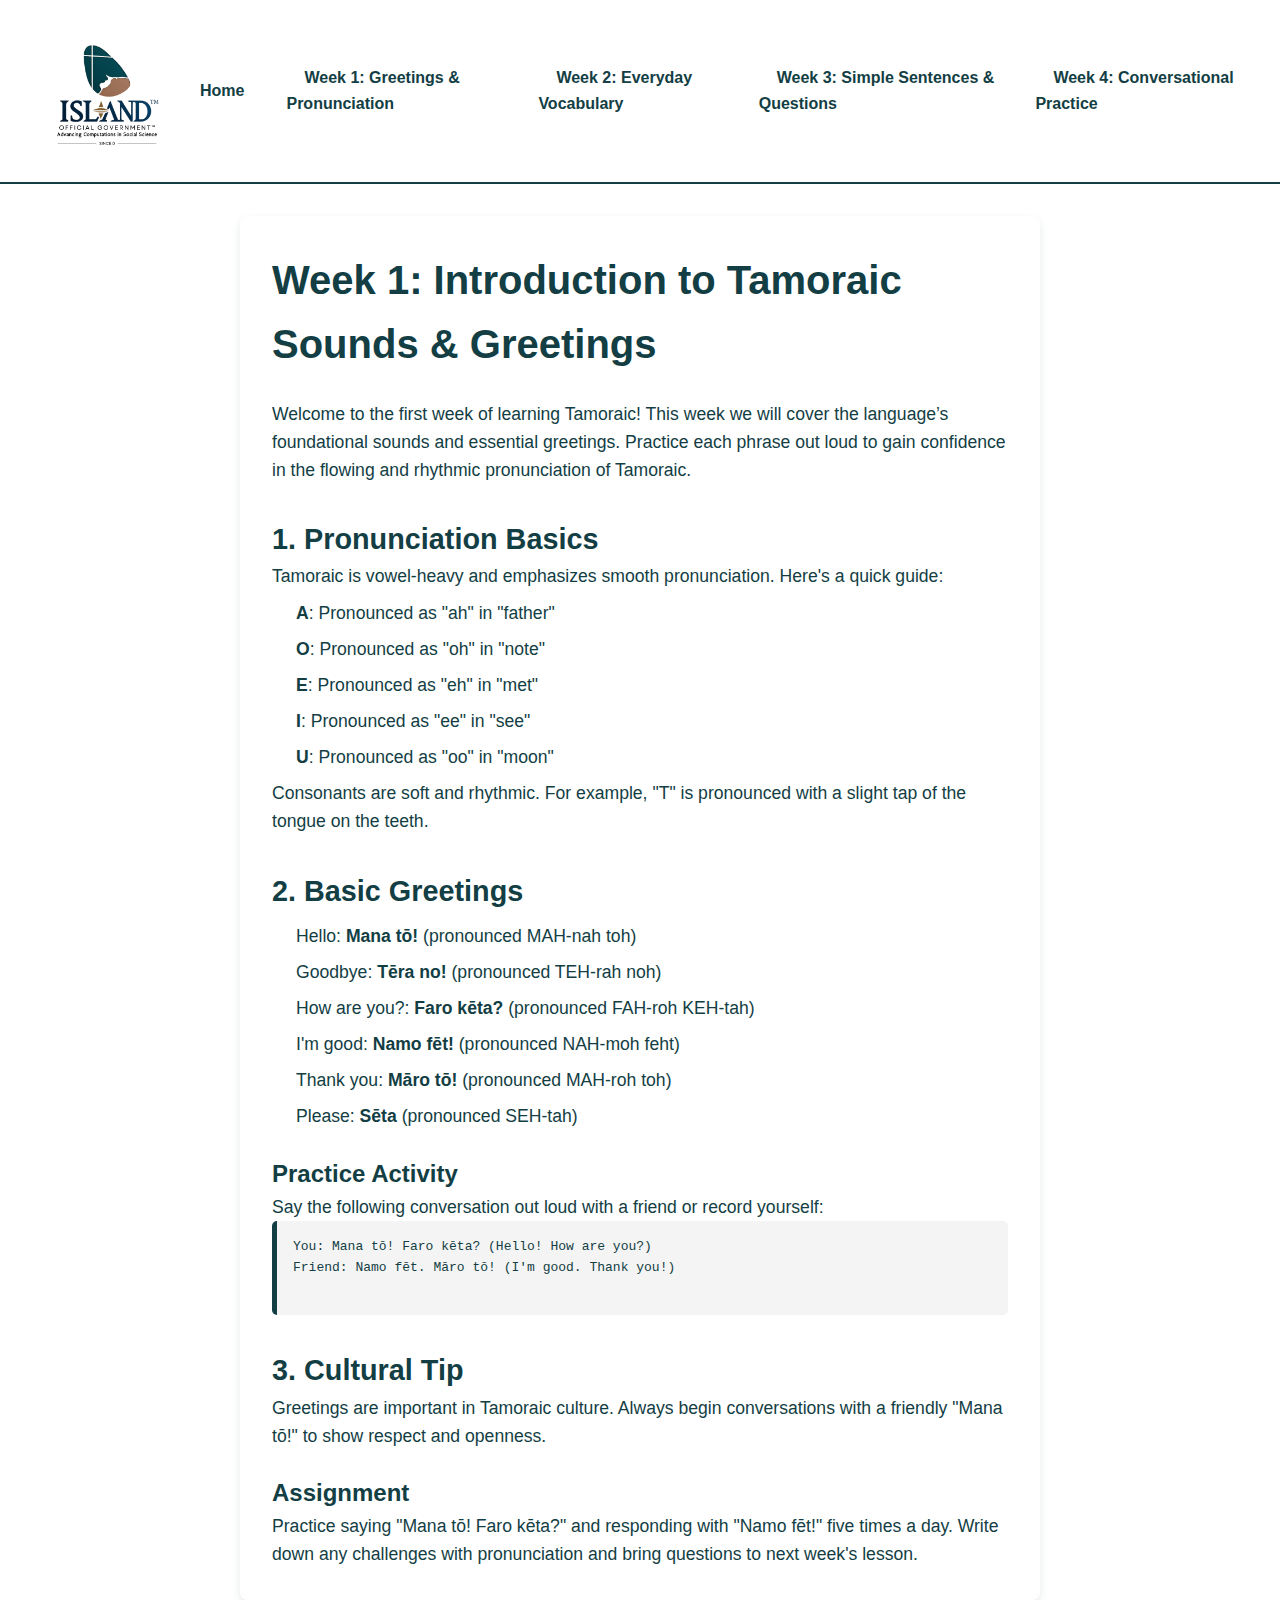
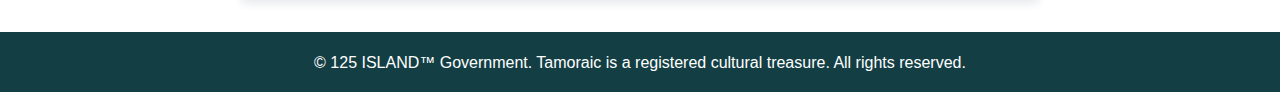
<file: courseweek1.html>
<!DOCTYPE html>
<html lang="en">
<head>
  <meta charset="UTF-8">
  <meta name="viewport" content="width=device-width, initial-scale=1.0">
  <title>Learn Tamoraic - Week 1: Sounds & Greetings</title>
  <link rel="stylesheet" href="styles.css">
  <style>
    /* Additional styling for Week 1 page */
    #course-content {
      max-width: 800px;
      margin: 2rem auto;
      padding: 2rem;
      background-color: var(--white);
      box-shadow: 0 4px 8px rgba(19, 62, 68, 0.1);
      border-radius: 8px;
    }

    #course-content h1 {
      font-size: 2.5rem;
      color: var(--blue);
      margin-bottom: 1.5rem;
    }

    #course-content h2 {
      font-size: 1.8rem;
      color: var(--blue);
      margin-top: 2rem;
    }

    #course-content h3 {
      font-size: 1.5rem;
      color: var(--blue);
      margin-top: 1.5rem;
    }

    #course-content p {
      font-size: 1.1rem;
      line-height: 1.6;
      color: var(--dark-gray);
    }

    #course-content ul {
      list-style-type: none;
      padding-left: 1.5rem;
    }

    #course-content ul li {
      font-size: 1.1rem;
      margin: 0.5rem 0;
    }

    pre {
      background-color: #f4f4f4;
      padding: 1rem;
      border-radius: 5px;
      border-left: 5px solid var(--blue);
      white-space: pre-wrap;
      word-wrap: break-word;
    }

    footer {
      text-align: center;
      padding: 1rem 0;
      background-color: var(--blue);
      color: var(--white);
    }
  </style>
</head>
<body>
  <header>
    <div class="header-container">
      <img src="logo_full.png" alt="ISLAND™ Logo" class="logo-full">
      <nav class="main-nav">
        <ul>
          <li><a href="index.html">Home</a></li>
          <li><a href="courseweek1.html" class="active">Week 1: Greetings & Pronunciation</a></li>
          <li><a href="courseweek2.html">Week 2: Everyday Vocabulary</a></li>
          <li><a href="courseweek3.html">Week 3: Simple Sentences & Questions</a></li>
          <li><a href="courseweek4.html">Week 4: Conversational Practice</a></li>
        </ul>
      </nav>
    </div>
  </header>

  <main>
    <section id="course-content">
      <h1>Week 1: Introduction to Tamoraic Sounds & Greetings</h1>
      <p>Welcome to the first week of learning Tamoraic! This week we will cover the language’s foundational sounds and essential greetings. Practice each phrase out loud to gain confidence in the flowing and rhythmic pronunciation of Tamoraic.</p>

      <h2>1. Pronunciation Basics</h2>
      <p>Tamoraic is vowel-heavy and emphasizes smooth pronunciation. Here's a quick guide:</p>
      <ul>
        <li><strong>A</strong>: Pronounced as "ah" in "father"</li>
        <li><strong>O</strong>: Pronounced as "oh" in "note"</li>
        <li><strong>E</strong>: Pronounced as "eh" in "met"</li>
        <li><strong>I</strong>: Pronounced as "ee" in "see"</li>
        <li><strong>U</strong>: Pronounced as "oo" in "moon"</li>
      </ul>
      <p>Consonants are soft and rhythmic. For example, "T" is pronounced with a slight tap of the tongue on the teeth.</p>

      <h2>2. Basic Greetings</h2>
      <ul>
        <li>Hello: <strong>Mana tō!</strong> (pronounced MAH-nah toh)</li>
        <li>Goodbye: <strong>Tēra no!</strong> (pronounced TEH-rah noh)</li>
        <li>How are you?: <strong>Faro kēta?</strong> (pronounced FAH-roh KEH-tah)</li>
        <li>I'm good: <strong>Namo fēt!</strong> (pronounced NAH-moh feht)</li>
        <li>Thank you: <strong>Māro tō!</strong> (pronounced MAH-roh toh)</li>
        <li>Please: <strong>Sēta</strong> (pronounced SEH-tah)</li>
      </ul>

      <h3>Practice Activity</h3>
      <p>Say the following conversation out loud with a friend or record yourself:</p>
      <pre>
You: Mana tō! Faro kēta? (Hello! How are you?)
Friend: Namo fēt. Māro tō! (I'm good. Thank you!)
      </pre>

      <h2>3. Cultural Tip</h2>
      <p>Greetings are important in Tamoraic culture. Always begin conversations with a friendly "Mana tō!" to show respect and openness.</p>

      <h3>Assignment</h3>
      <p>Practice saying "Mana tō! Faro kēta?" and responding with "Namo fēt!" five times a day. Write down any challenges with pronunciation and bring questions to next week's lesson.</p>
    </section>
  </main>

  <footer>
    <p>&copy; 125 ISLAND™ Government. Tamoraic is a registered cultural treasure. All rights reserved.</p>
  </footer>
</body>
</html>
</file>
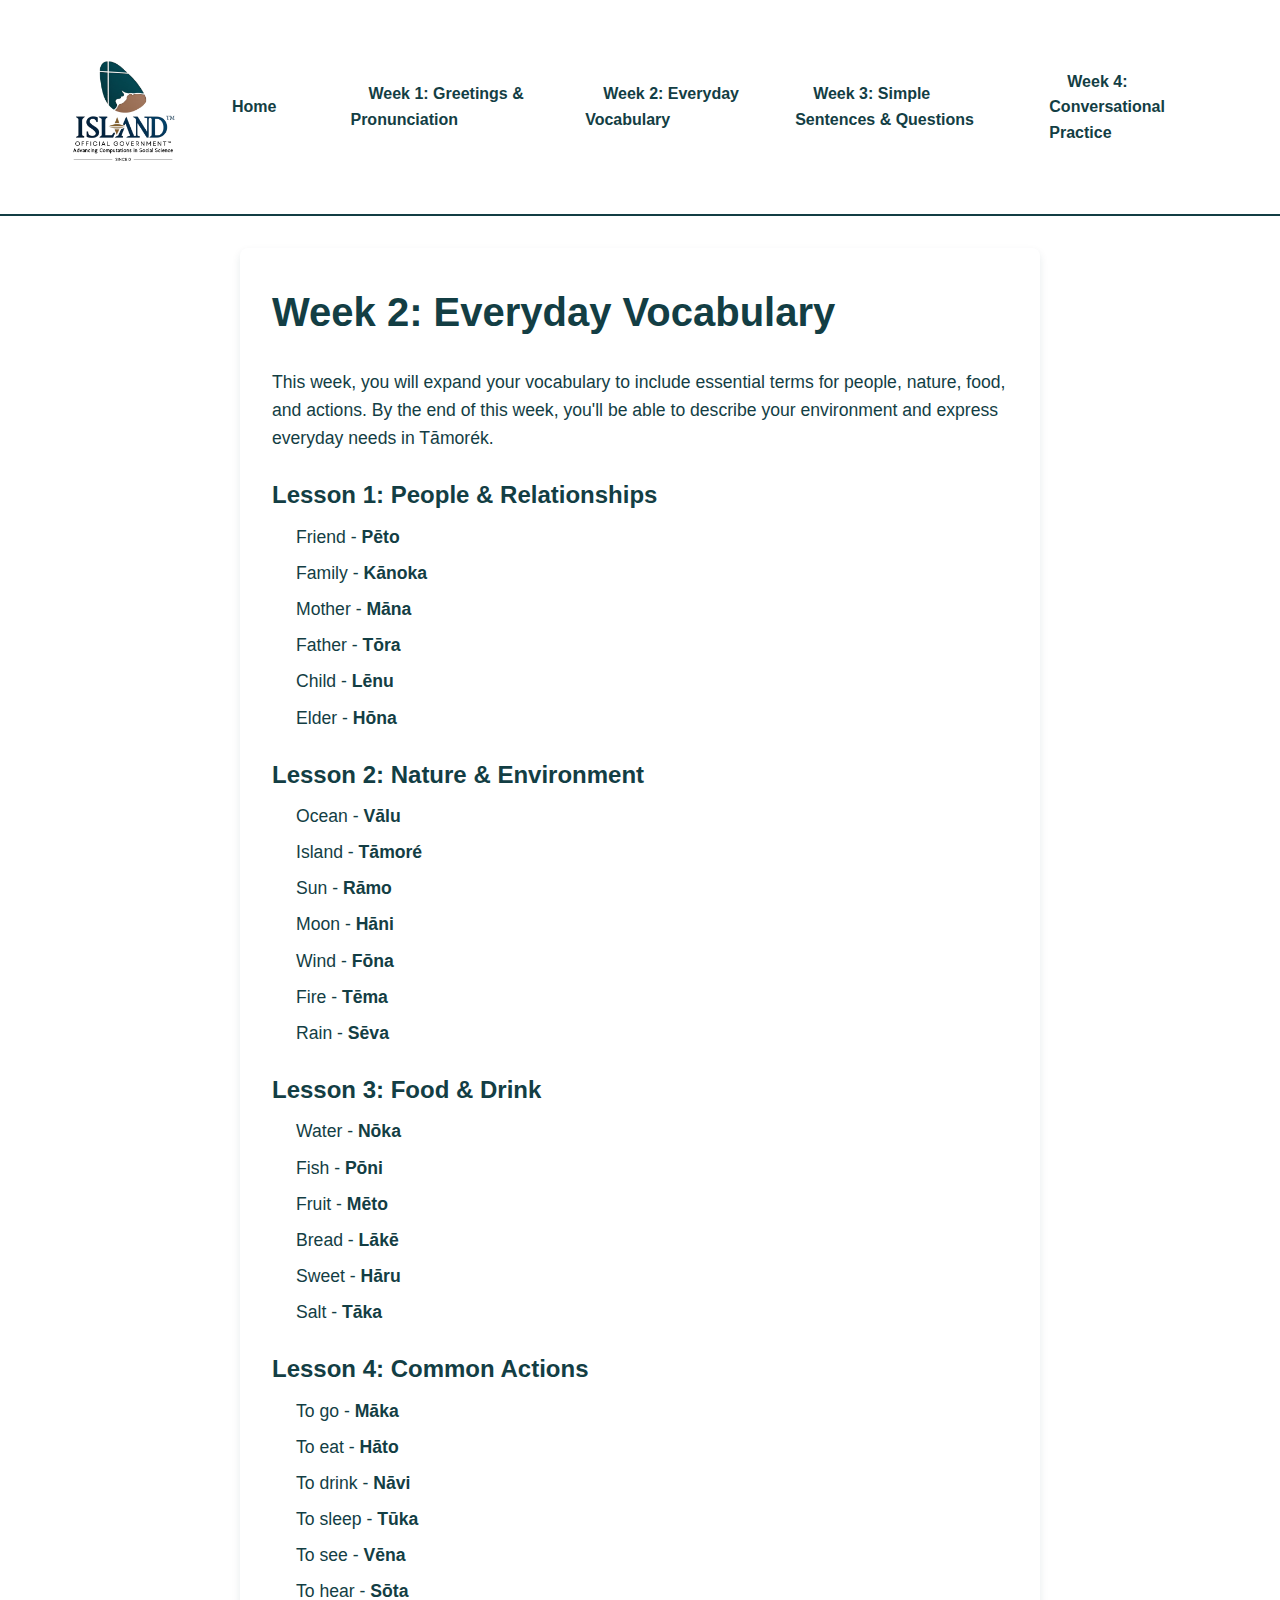
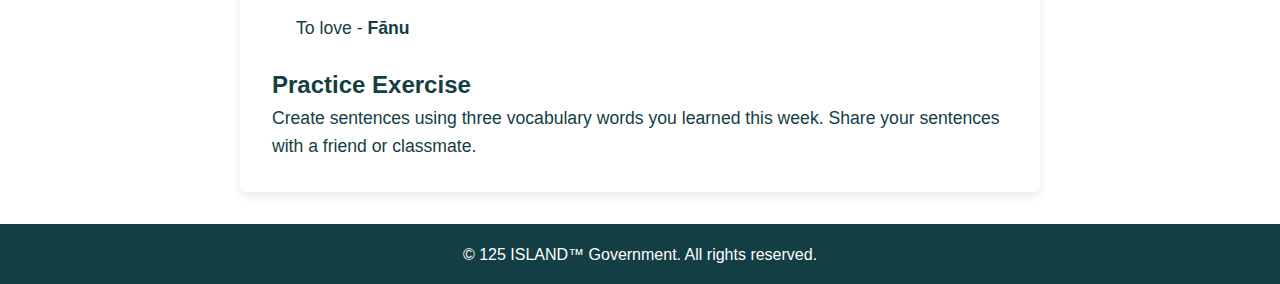
<file: courseweek2.html>
<!DOCTYPE html>
<html lang="en">
<head>
  <meta charset="UTF-8" />
  <meta name="viewport" content="width=device-width, initial-scale=1.0" />
  <title>Tāmorék Language Course - Week 2</title>
  <link rel="stylesheet" href="styles.css" />
  <style>
    /* Additional styling for Week 2 page */
    #course-content {
      max-width: 800px;
      margin: 2rem auto;
      padding: 2rem;
      background-color: var(--white);
      box-shadow: 0 4px 8px rgba(19, 62, 68, 0.1);
      border-radius: 8px;
    }

    #course-content h1 {
      font-size: 2.5rem;
      color: var(--blue);
      margin-bottom: 1.5rem;
    }

    #course-content h2 {
      font-size: 1.8rem;
      color: var(--blue);
      margin-top: 2rem;
    }

    #course-content h3 {
      font-size: 1.5rem;
      color: var(--blue);
      margin-top: 1.5rem;
    }

    #course-content p {
      font-size: 1.1rem;
      line-height: 1.6;
      color: var(--dark-gray);
    }

    #course-content ul {
      list-style-type: none;
      padding-left: 1.5rem;
    }

    #course-content ul li {
      font-size: 1.1rem;
      margin: 0.5rem 0;
    }

    footer {
      text-align: center;
      padding: 1rem 0;
      background-color: var(--blue);
      color: var(--white);
    }

    .main-nav ul {
      display: flex;
      justify-content: space-between;
      list-style: none;
      padding: 0;
      margin: 0;
    }

    .main-nav li {
      margin: 0 1rem;
    }

    .main-nav a {
      color: var(--dark-gray);
      text-decoration: none;
      font-weight: bold;
    }

    .main-nav a.active {
      color: var(--blue);
    }

    .header-container {
      display: flex;
      justify-content: space-between;
      align-items: center;
      padding: 1rem;
    }

    .logo-full {
      width: 150px;
    }
  </style>
</head>
<body>
  <header>
    <div class="header-container">
      <img src="logo_full.png" alt="ISLAND™ Logo" class="logo-full">
      <nav class="main-nav">
        <ul>
          <li><a href="index.html">Home</a></li>
          <li><a href="courseweek1.html">Week 1: Greetings & Pronunciation</a></li>
          <li><a href="courseweek2.html" class="active">Week 2: Everyday Vocabulary</a></li>
          <li><a href="courseweek3.html">Week 3: Simple Sentences & Questions</a></li>
          <li><a href="courseweek4.html">Week 4: Conversational Practice</a></li>
        </ul>
      </nav>
    </div>
  </header>

  <main>
    <section id="course-content">
      <h1>Week 2: Everyday Vocabulary</h1>
      <p>This week, you will expand your vocabulary to include essential terms for people, nature, food, and actions. By the end of this week, you'll be able to describe your environment and express everyday needs in Tāmorék.</p>

      <h3>Lesson 1: People & Relationships</h3>
      <ul>
        <li>Friend - <strong>Pēto</strong></li>
        <li>Family - <strong>Kānoka</strong></li>
        <li>Mother - <strong>Māna</strong></li>
        <li>Father - <strong>Tōra</strong></li>
        <li>Child - <strong>Lēnu</strong></li>
        <li>Elder - <strong>Hōna</strong></li>
      </ul>

      <h3>Lesson 2: Nature & Environment</h3>
      <ul>
        <li>Ocean - <strong>Vālu</strong></li>
        <li>Island - <strong>Tāmoré</strong></li>
        <li>Sun - <strong>Rāmo</strong></li>
        <li>Moon - <strong>Hāni</strong></li>
        <li>Wind - <strong>Fōna</strong></li>
        <li>Fire - <strong>Tēma</strong></li>
        <li>Rain - <strong>Sēva</strong></li>
      </ul>

      <h3>Lesson 3: Food & Drink</h3>
      <ul>
        <li>Water - <strong>Nōka</strong></li>
        <li>Fish - <strong>Pōni</strong></li>
        <li>Fruit - <strong>Mēto</strong></li>
        <li>Bread - <strong>Lākē</strong></li>
        <li>Sweet - <strong>Hāru</strong></li>
        <li>Salt - <strong>Tāka</strong></li>
      </ul>

      <h3>Lesson 4: Common Actions</h3>
      <ul>
        <li>To go - <strong>Māka</strong></li>
        <li>To eat - <strong>Hāto</strong></li>
        <li>To drink - <strong>Nāvi</strong></li>
        <li>To sleep - <strong>Tūka</strong></li>
        <li>To see - <strong>Vēna</strong></li>
        <li>To hear - <strong>Sōta</strong></li>
        <li>To love - <strong>Fānu</strong></li>
      </ul>

      <h3>Practice Exercise</h3>
      <p>Create sentences using three vocabulary words you learned this week. Share your sentences with a friend or classmate.</p>
    </section>
  </main>

  <footer>
    <p>&copy; 125 ISLAND™ Government. All rights reserved.</p>
  </footer>
</body>
</html>
</file>
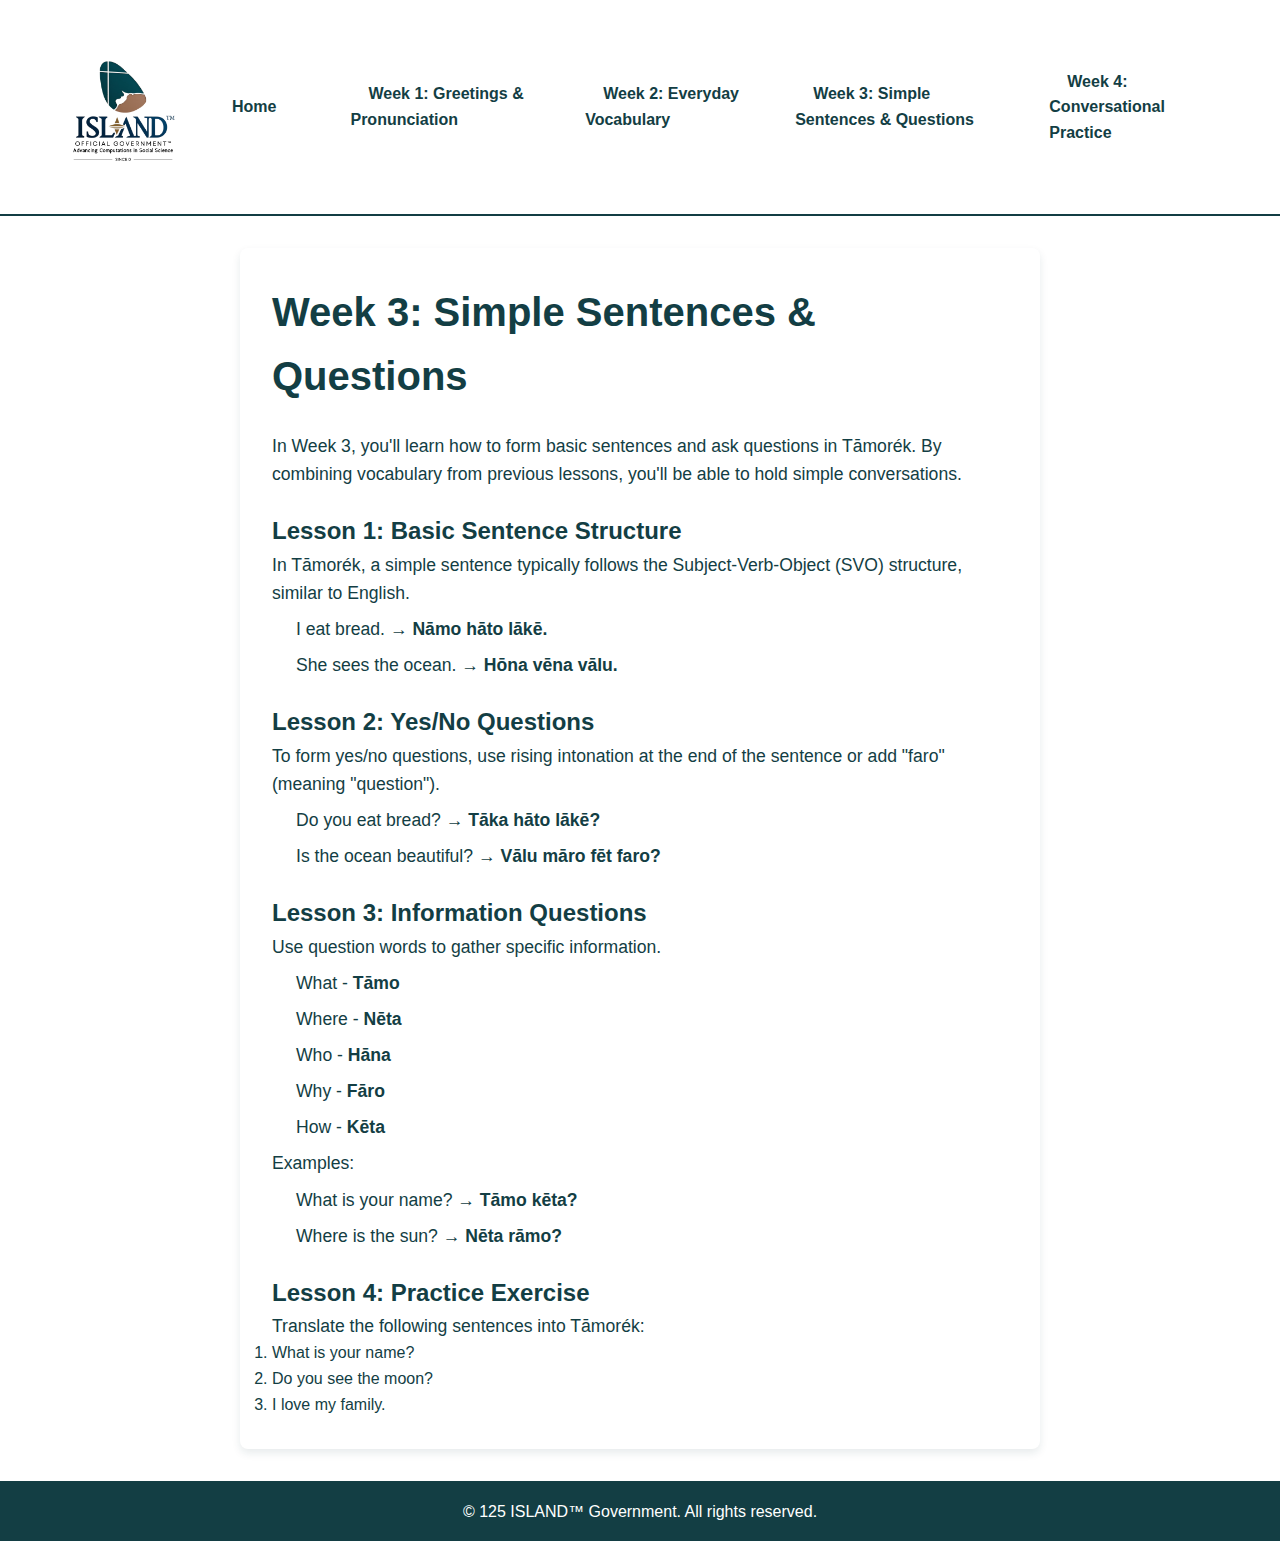
<file: courseweek3.html>
<!DOCTYPE html>
<html lang="en">
<head>
  <meta charset="UTF-8" />
  <meta name="viewport" content="width=device-width, initial-scale=1.0" />
  <title>Tāmorék Language Course - Week 3</title>
  <link rel="stylesheet" href="styles.css" />
  <style>
    /* Additional styling for Week 3 page */
    #course-content {
      max-width: 800px;
      margin: 2rem auto;
      padding: 2rem;
      background-color: var(--white);
      box-shadow: 0 4px 8px rgba(19, 62, 68, 0.1);
      border-radius: 8px;
    }

    #course-content h1 {
      font-size: 2.5rem;
      color: var(--blue);
      margin-bottom: 1.5rem;
    }

    #course-content h2 {
      font-size: 1.8rem;
      color: var(--blue);
      margin-top: 2rem;
    }

    #course-content h3 {
      font-size: 1.5rem;
      color: var(--blue);
      margin-top: 1.5rem;
    }

    #course-content p {
      font-size: 1.1rem;
      line-height: 1.6;
      color: var(--dark-gray);
    }

    #course-content ul {
      list-style-type: none;
      padding-left: 1.5rem;
    }

    #course-content ul li {
      font-size: 1.1rem;
      margin: 0.5rem 0;
    }

    footer {
      text-align: center;
      padding: 1rem 0;
      background-color: var(--blue);
      color: var(--white);
    }

    .main-nav ul {
      display: flex;
      justify-content: space-between;
      list-style: none;
      padding: 0;
      margin: 0;
    }

    .main-nav li {
      margin: 0 1rem;
    }

    .main-nav a {
      color: var(--dark-gray);
      text-decoration: none;
      font-weight: bold;
    }

    .main-nav a.active {
      color: var(--blue);
    }

    .header-container {
      display: flex;
      justify-content: space-between;
      align-items: center;
      padding: 1rem;
    }

    .logo-full {
      width: 150px;
    }
  </style>
</head>
<body>
  <header>
    <div class="header-container">
      <img src="logo_full.png" alt="ISLAND™ Logo" class="logo-full">
      <nav class="main-nav">
        <ul>
          <li><a href="index.html">Home</a></li>
          <li><a href="courseweek1.html">Week 1: Greetings & Pronunciation</a></li>
          <li><a href="courseweek2.html">Week 2: Everyday Vocabulary</a></li>
          <li><a href="courseweek3.html" class="active">Week 3: Simple Sentences & Questions</a></li>
          <li><a href="courseweek4.html">Week 4: Conversational Practice</a></li>
        </ul>
      </nav>
    </div>
  </header>

  <main>
    <section id="course-content">
      <h1>Week 3: Simple Sentences & Questions</h1>
      <p>In Week 3, you'll learn how to form basic sentences and ask questions in Tāmorék. By combining vocabulary from previous lessons, you'll be able to hold simple conversations.</p>

      <h3>Lesson 1: Basic Sentence Structure</h3>
      <p>In Tāmorék, a simple sentence typically follows the Subject-Verb-Object (SVO) structure, similar to English.</p>
      <ul>
        <li>I eat bread. → <strong>Nāmo hāto lākē.</strong></li>
        <li>She sees the ocean. → <strong>Hōna vēna vālu.</strong></li>
      </ul>

      <h3>Lesson 2: Yes/No Questions</h3>
      <p>To form yes/no questions, use rising intonation at the end of the sentence or add "faro" (meaning "question").</p>
      <ul>
        <li>Do you eat bread? → <strong>Tāka hāto lākē?</strong></li>
        <li>Is the ocean beautiful? → <strong>Vālu māro fēt faro?</strong></li>
      </ul>

      <h3>Lesson 3: Information Questions</h3>
      <p>Use question words to gather specific information.</p>
      <ul>
        <li>What - <strong>Tāmo</strong></li>
        <li>Where - <strong>Nēta</strong></li>
        <li>Who - <strong>Hāna</strong></li>
        <li>Why - <strong>Fāro</strong></li>
        <li>How - <strong>Kēta</strong></li>
      </ul>
      <p>Examples:</p>
      <ul>
        <li>What is your name? → <strong>Tāmo kēta?</strong></li>
        <li>Where is the sun? → <strong>Nēta rāmo?</strong></li>
      </ul>

      <h3>Lesson 4: Practice Exercise</h3>
      <p>Translate the following sentences into Tāmorék:</p>
      <ol>
        <li>What is your name?</li>
        <li>Do you see the moon?</li>
        <li>I love my family.</li>
      </ol>
    </section>
  </main>

  <footer>
    <p>&copy; 125 ISLAND™ Government. All rights reserved.</p>
  </footer>
</body>
</html>
</file>
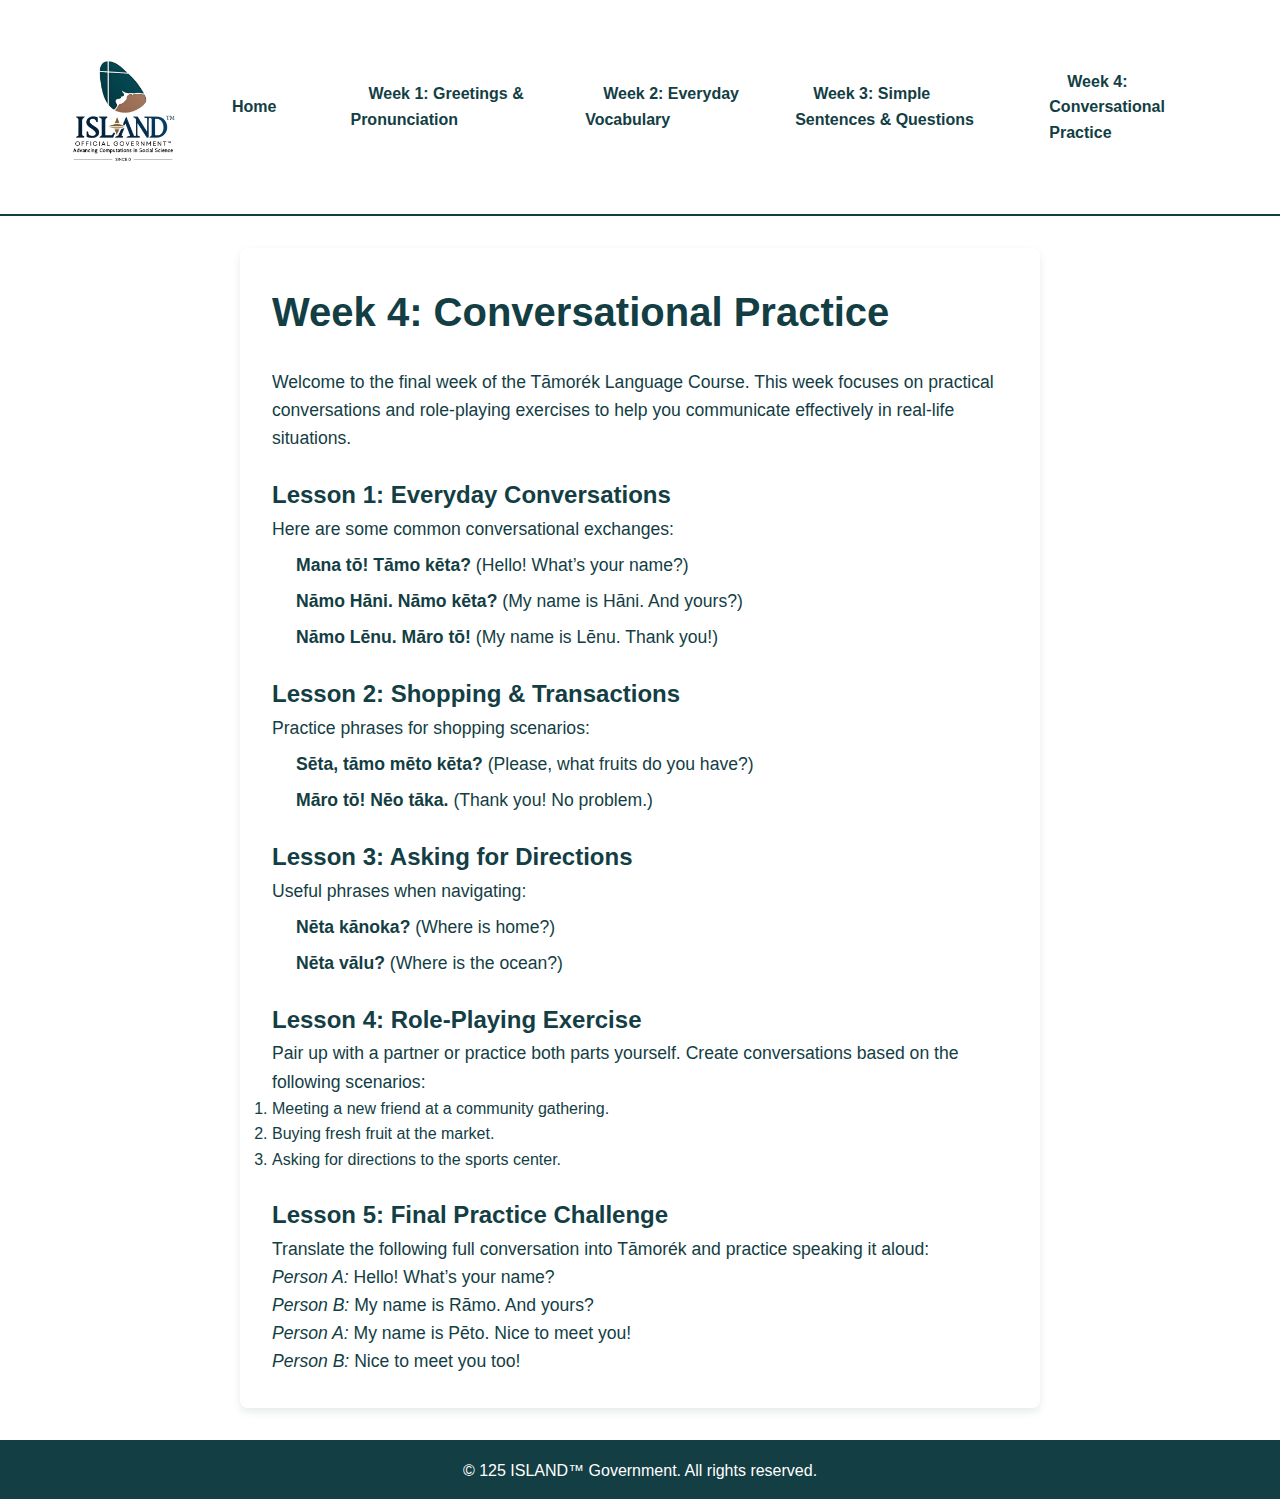
<file: courseweek4.html>
<!DOCTYPE html>
<html lang="en">
<head>
  <meta charset="UTF-8" />
  <meta name="viewport" content="width=device-width, initial-scale=1.0" />
  <title>Tāmorék Language Course - Week 4</title>
  <link rel="stylesheet" href="styles.css" />
  <style>
    /* Additional styling for Week 4 page */
    #course-content {
      max-width: 800px;
      margin: 2rem auto;
      padding: 2rem;
      background-color: var(--white);
      box-shadow: 0 4px 8px rgba(19, 62, 68, 0.1);
      border-radius: 8px;
    }

    #course-content h1 {
      font-size: 2.5rem;
      color: var(--blue);
      margin-bottom: 1.5rem;
    }

    #course-content h2 {
      font-size: 1.8rem;
      color: var(--blue);
      margin-top: 2rem;
    }

    #course-content h3 {
      font-size: 1.5rem;
      color: var(--blue);
      margin-top: 1.5rem;
    }

    #course-content p {
      font-size: 1.1rem;
      line-height: 1.6;
      color: var(--dark-gray);
    }

    #course-content ul {
      list-style-type: none;
      padding-left: 1.5rem;
    }

    #course-content ul li {
      font-size: 1.1rem;
      margin: 0.5rem 0;
    }

    footer {
      text-align: center;
      padding: 1rem 0;
      background-color: var(--blue);
      color: var(--white);
    }

    .main-nav ul {
      display: flex;
      justify-content: space-between;
      list-style: none;
      padding: 0;
      margin: 0;
    }

    .main-nav li {
      margin: 0 1rem;
    }

    .main-nav a {
      color: var(--dark-gray);
      text-decoration: none;
      font-weight: bold;
    }

    .main-nav a.active {
      color: var(--blue);
    }

    .header-container {
      display: flex;
      justify-content: space-between;
      align-items: center;
      padding: 1rem;
    }

    .logo-full {
      width: 150px;
    }
  </style>
</head>
<body>
  <header>
    <div class="header-container">
      <img src="logo_full.png" alt="ISLAND™ Logo" class="logo-full">
      <nav class="main-nav">
        <ul>
          <li><a href="index.html">Home</a></li>
          <li><a href="courseweek1.html">Week 1: Greetings & Pronunciation</a></li>
          <li><a href="courseweek2.html">Week 2: Everyday Vocabulary</a></li>
          <li><a href="courseweek3.html">Week 3: Simple Sentences & Questions</a></li>
          <li><a href="courseweek4.html" class="active">Week 4: Conversational Practice</a></li>
        </ul>
      </nav>
    </div>
  </header>

  <main>
    <section id="course-content">
      <h1>Week 4: Conversational Practice</h1>
      <p>Welcome to the final week of the Tāmorék Language Course. This week focuses on practical conversations and role-playing exercises to help you communicate effectively in real-life situations.</p>

      <h3>Lesson 1: Everyday Conversations</h3>
      <p>Here are some common conversational exchanges:</p>
      <ul>
        <li><strong>Mana tō! Tāmo kēta?</strong> (Hello! What’s your name?)</li>
        <li><strong>Nāmo Hāni. Nāmo kēta?</strong> (My name is Hāni. And yours?)</li>
        <li><strong>Nāmo Lēnu. Māro tō!</strong> (My name is Lēnu. Thank you!)</li>
      </ul>

      <h3>Lesson 2: Shopping & Transactions</h3>
      <p>Practice phrases for shopping scenarios:</p>
      <ul>
        <li><strong>Sēta, tāmo mēto kēta?</strong> (Please, what fruits do you have?)</li>
        <li><strong>Māro tō! Nēo tāka.</strong> (Thank you! No problem.)</li>
      </ul>

      <h3>Lesson 3: Asking for Directions</h3>
      <p>Useful phrases when navigating:</p>
      <ul>
        <li><strong>Nēta kānoka?</strong> (Where is home?)</li>
        <li><strong>Nēta vālu?</strong> (Where is the ocean?)</li>
      </ul>

      <h3>Lesson 4: Role-Playing Exercise</h3>
      <p>Pair up with a partner or practice both parts yourself. Create conversations based on the following scenarios:</p>
      <ol>
        <li>Meeting a new friend at a community gathering.</li>
        <li>Buying fresh fruit at the market.</li>
        <li>Asking for directions to the sports center.</li>
      </ol>

      <h3>Lesson 5: Final Practice Challenge</h3>
      <p>Translate the following full conversation into Tāmorék and practice speaking it aloud:</p>
      <p><em>Person A:</em> Hello! What’s your name?<br>
      <em>Person B:</em> My name is Rāmo. And yours?<br>
      <em>Person A:</em> My name is Pēto. Nice to meet you!<br>
      <em>Person B:</em> Nice to meet you too!</p>
    </section>
  </main>

  <footer>
    <p>&copy; 125 ISLAND™ Government. All rights reserved.</p>
  </footer>
</body>
</html>
</file>
<file: styles.css>
/* Define color variables using blue and brown */
:root {
  --blue: #133e44;
  --brown: #a58469;
  --white: #ffffff;
  --font-family: 'Arial', sans-serif;
}

* {
  margin: 0;
  padding: 0;
  box-sizing: border-box;
}

body {
  background-color: var(--white);
  color: var(--blue);
  font-family: var(--font-family);
  line-height: 1.6;
}

/* Header */
header {
  background-color: var(--white);
  border-bottom: 2px solid var(--blue);
  padding: 1rem 2rem;
}

.header-container {
  display: flex;
  align-items: center;
  justify-content: space-between;
}

.logo-full {
  max-height: 150px; /* Enlarged logo */
  height: auto;
}

/* Navigation */
.main-nav ul {
  list-style: none;
  display: flex;
  gap: 1.5rem;
  align-items: center;
}

.main-nav a {
  text-decoration: none;
  color: var(--blue);
  font-weight: bold;
  padding: 0.5rem 1rem;
  border: 2px solid transparent;
  transition: background-color 0.3s, border 0.3s;
}

.main-nav a:hover {
  background-color: var(--blue);
  color: var(--white);
  border: 2px solid var(--brown);
}

/* Hero Section with parallax background */
.hero {
  position: relative;
  height: 70vh;
  background: url('island.jpg') no-repeat center center/cover;
  background-attachment: fixed;
  display: flex;
  align-items: center;
  justify-content: center;
}

.hero-overlay {
  position: absolute;
  top: 0;
  left: 0;
  width: 100%;
  height: 100%;
  background-color: rgba(19, 62, 68, 0.5);
}

.hero-text {
  position: relative;
  text-align: center;
  color: var(--white);
  padding: 0 1rem;
  max-width: 800px;
}

.hero-text h1 {
  font-size: 3rem;
  margin-bottom: 1rem;
}

.hero-text p {
  font-size: 1.3rem;
}

/* Sections */
.section {
  max-width: 1000px;
  margin: 2rem auto;
  padding: 2rem;
  background-color: var(--white);
  border: 1px solid var(--blue);
  border-radius: 8px;
  box-shadow: 0 0 10px rgba(19, 62, 68, 0.1);
}

.section h2 {
  font-size: 2rem;
  margin-bottom: 1rem;
  color: var(--blue);
  border-bottom: 2px solid var(--brown);
  padding-bottom: 0.5rem;
}

/* Initiatives Section */
.initiatives-container {
  display: grid;
  grid-template-columns: repeat(auto-fit, minmax(280px, 1fr));
  gap: 1.5rem;
}

.initiative-box {
  border: 1px solid var(--brown);
  border-radius: 5px;
  padding: 1rem;
  background-color: var(--white);
  box-shadow: 0 2px 4px rgba(19, 62, 68, 0.1);
}

.initiative-box h3 {
  font-size: 1.5rem;
  color: var(--blue);
  margin-bottom: 0.5rem;
}

/* Ministers Section */
.ministers-container {
  display: grid;
  grid-template-columns: repeat(auto-fit, minmax(280px, 1fr));
  gap: 1.5rem;
}

.minister {
  border: 1px solid var(--brown);
  border-radius: 5px;
  padding: 1rem;
  background-color: var(--white);
  box-shadow: 0 2px 4px rgba(19, 62, 68, 0.1);
}

.minister h3 {
  font-size: 1.5rem;
  color: var(--blue);
  margin-bottom: 0.5rem;
}

/* Community Section */
/* (Uses the same styling as general .section) */

/* Citizen Information Section */
.citizen-info-container {
  display: grid;
  grid-template-columns: repeat(auto-fit, minmax(280px, 1fr));
  gap: 1.5rem;
  margin-top: 1.5rem;
}

.info-box {
  border: 1px solid var(--brown);
  border-radius: 5px;
  padding: 1rem;
  background-color: var(--white);
  box-shadow: 0 2px 4px rgba(19, 62, 68, 0.1);
}

.info-box h3 {
  font-size: 1.5rem;
  color: var(--blue);
  margin-bottom: 0.5rem;
}

/* Footer Legal & Credits Section */
/* (Uses the same styling as general .section) */

/* Contact Info */
.contact-info {
  list-style: none;
  margin-top: 1rem;
}

.contact-info li {
  margin-bottom: 0.5rem;
}

/* Back to Top Button */
#backToTopBtn {
  position: fixed;
  bottom: 20px;
  right: 20px;
  background-color: var(--blue);
  color: var(--white);
  border: none;
  padding: 0.75rem;
  border-radius: 50%;
  font-size: 1.2rem;
  cursor: pointer;
  display: none;
  transition: background-color 0.3s;
}

#backToTopBtn:hover {
  background-color: var(--brown);
}

/* Footer */
footer {
  text-align: center;
  padding: 1rem;
  background-color: var(--white);
  border-top: 2px solid var(--blue);
  color: var(--blue);
  margin-top: 2rem;
}

.footer-logo {
  width: 50px;
  margin-bottom: 0.5rem;
}

/* Fade-In Animations */
.fade-in {
  opacity: 0;
  transform: translateY(20px);
  transition: opacity 0.6s ease-in-out, transform 0.6s ease-in-out;
}

.fade-in.show {
  opacity: 1;
  transform: translateY(0);
}

/* Styling for the Anthem Link Box */
#anthem-link {
  text-align: left;
  margin-top: 2rem;
}

.anthem-box {
  background-color: var(--white);
  box-shadow: 0 2px 4px rgba(19, 62, 68, 0.1);
  border-radius: 10px;
  padding: 2rem;
  display: inline-block;
  transition: transform 0.3s;
}

.anthem-box:hover {
  transform: translateY(-5px); /* Hover effect to lift the box */
}

.anthem-link {
  display: flex;
  align-items: left;
  justify-content: left;
  text-decoration: none;
  color: var(--blue);
}

.anthem-flag {
  width: 50px; /* Size of the flag */
  height: auto;
  margin-right: 1rem; /* Space between the flag and the text */
}

.anthem-link p {
  font-size: 1.2rem;
  font-weight: bold;
  margin: 0;
  color: var(--blue);
  display: inline-block;
  text-align: left;
}

.anthem-link:hover p {
  color: var(--brown); /* Change text color on hover */
}
</file>
